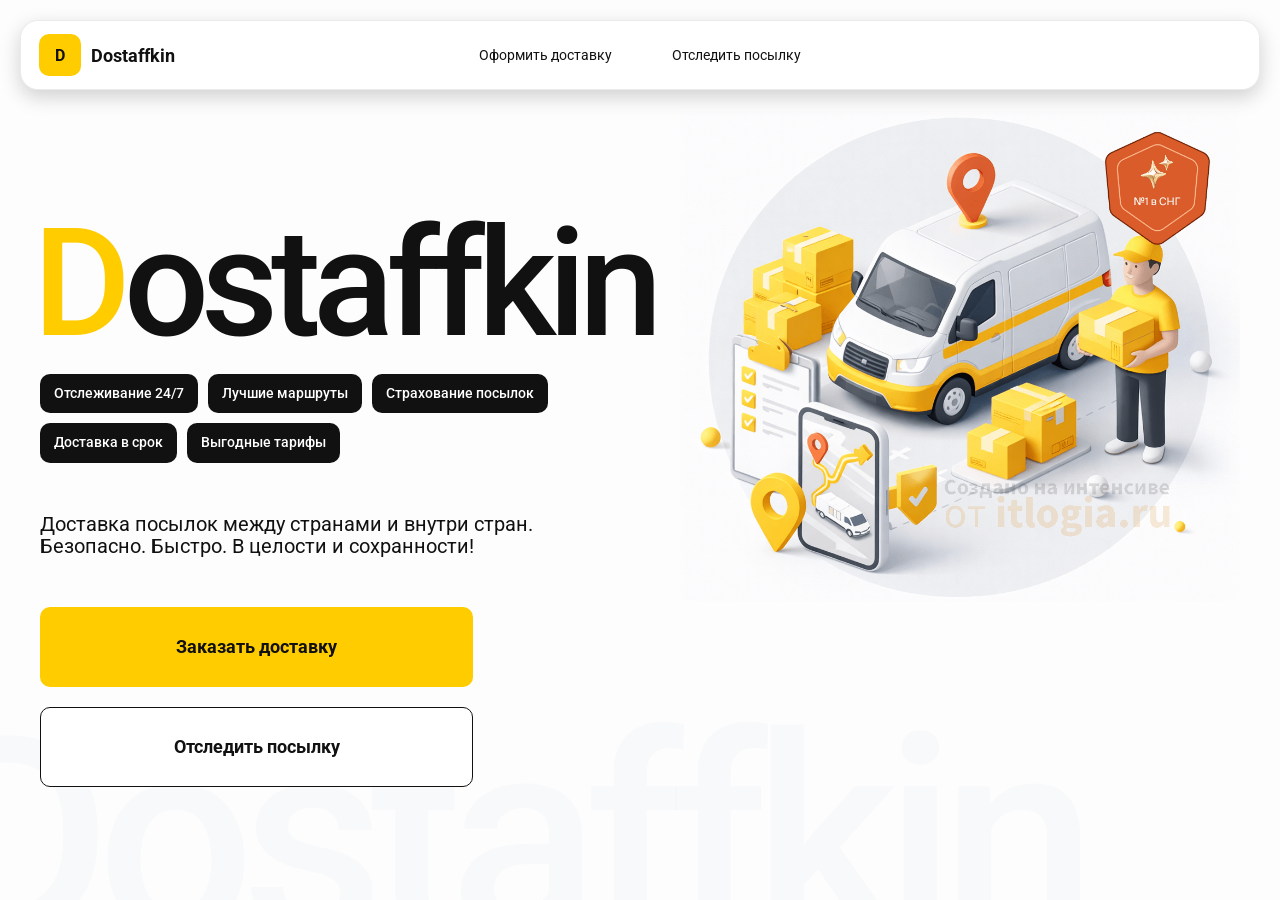
<file: index.html>
<!doctype html>
<html lang="ru">

<head>
    <meta charset="utf-8" />
    <meta name="viewport" content="width=device-width,initial-scale=1,maximum-scale=1,user-scalable=0" />

    <title>Dostaffkin — Доставка посылок между странами и внутри стран. Безопасно. Быстро. В целости и сохранности!
    </title>

    <link href="styles/base.css" rel="stylesheet" />
    <link href="styles/base_adaptive.css" rel="stylesheet" />
    <link href="styles/index.css" rel="stylesheet" />
    <link href="styles/index_adaptive.css" rel="stylesheet" />
</head>

<body>

    <div class="container">
        <header class="header">
            <a class="header-brand" href="#">
                <div class="header-logo">D</div>
                <div class="header-title">Dostaffkin</div>
            </a>
            <nav class="header-menu">
                <a class="header-link" href="./order.html">Оформить <span>доставку</span></a>
                <a class="header-link" href="./track.html">Отследить <span>посылку</span></a>
            </nav>
        </header>
        <main class="main">
            <section class="main-info">
                <div class="main-title">
                    <span>D</span>ostaffkin
                </div>
                <div class="main-features">
                    <div class="main-feature">Отслеживание 24/7</div>
                    <div class="main-feature">Лучшие маршруты</div>
                    <div class="main-feature">Страхование посылок</div>
                    <div class="main-feature">Доставка в срок</div>
                    <div class="main-feature">Выгодные тарифы</div>
                </div>
                <div class="main-description">
                    Доставка посылок между странами и внутри стран.
                    Безопасно. Быстро. В целости и сохранности!
                </div>
                <div class="main-actions">
                    <a class="button" type="button" href="./order.html">Заказать доставку</a>
                    <a class="button button-white" type="button" href="./track.html">Отследить посылку</a>
                </div>
            </section>
            <div class="main-title-ghost">Dostaffkin</div>
            <section class="main-image">
                <img src="images/main-image.png" alt="Main image" />
            </section>
        </main>


    </div>


</body>

</html>
</file>
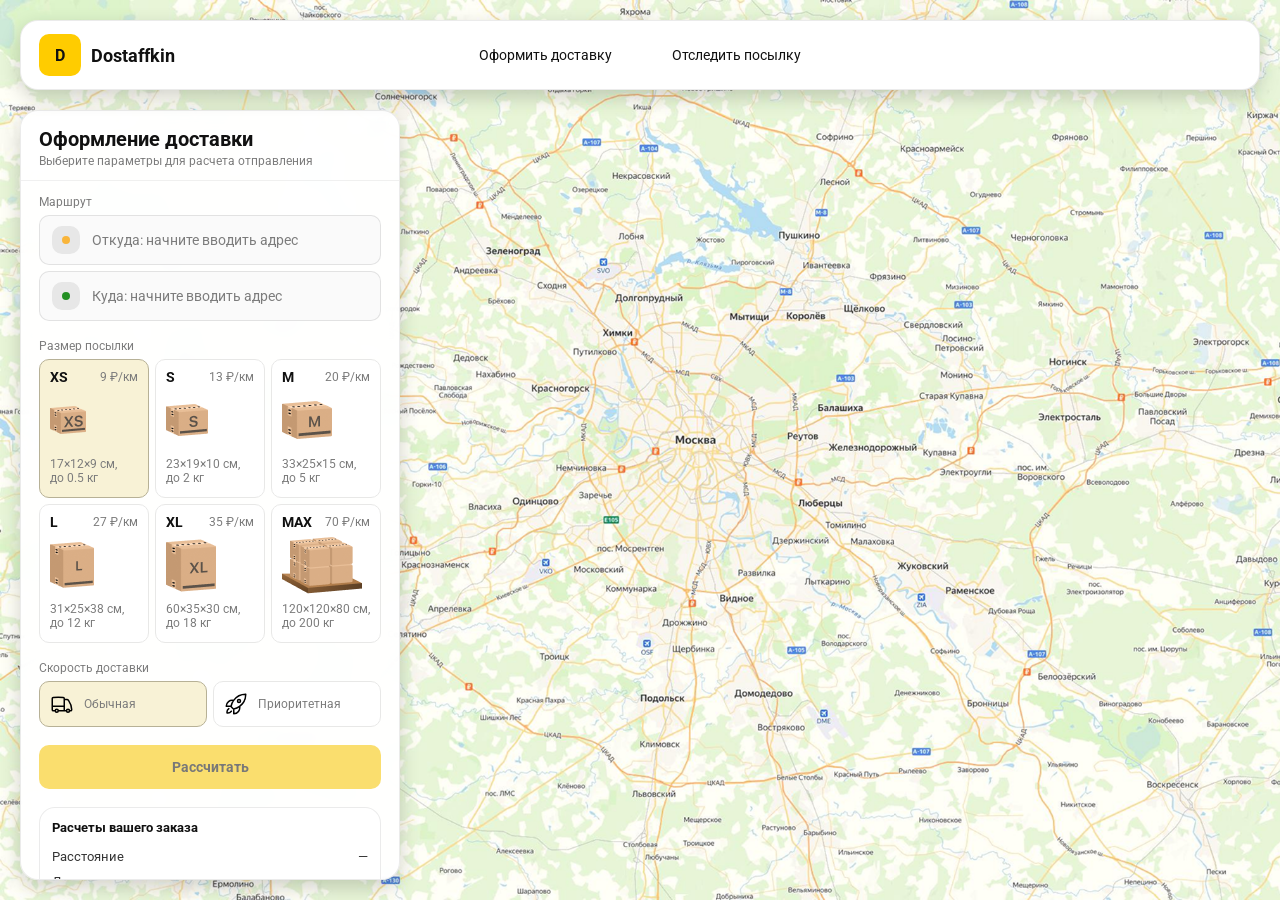
<file: order.html>
<!doctype html>
<html lang="ru">

<head>
    <meta charset="utf-8" />
    <meta name="viewport" content="width=device-width,initial-scale=1,maximum-scale=1,user-scalable=0" />
    <title>Оформление доставки</title>

    <link rel="stylesheet" href="styles/base.css" />
    <link rel="stylesheet" href="styles/base_adaptive.css" />

    <link rel="stylesheet" href="styles/order.css" />
    <link rel="stylesheet" href="styles/order_adaptive.css" />
</head>

<body>
    <div id="map"></div>

    <header class="header">
        <a class="header-brand" href="./index.html">
            <div class="header-logo">D</div>
            <div class="header-title">Dostaffkin</div>
        </a>
        <nav class="header-menu">
            <a class="header-link" href="#">Оформить <span>доставку</span></a>
            <a class="header-link" href="./track.html">Отследить <span>посылку</span></a>
        </nav>
    </header>

    <aside class="main" id="sidebar">
        <div class="main-header">
            <div class="main-title">Оформление доставки</div>
            <div class="main-text">Выберите параметры для расчета отправления</div>
        </div>
        <div class="main-content">
            <div class="main-route">
                <div class="main-block-title">Маршрут</div>
                <div class="main-fields">
                    <div class="main-field" id="fromField">
                        <div class="main-pin"></div>
                        <input id="from" placeholder="Откуда: начните вводить адрес" autocomplete="off" />
                        <div class="main-ac" id="fromAc" role="listbox" aria-label="Подсказки адресов"></div>
                    </div>

                    <div class="main-field" id="toField">
                        <div class="main-pin"></div>
                        <input id="to" placeholder="Куда: начните вводить адрес" autocomplete="off" />
                        <div class="main-ac" id="toAc" role="listbox" aria-label="Подсказки адресов"></div>
                    </div>
                </div>
            </div>
            <div class="main-package">
                <div class="main-block-title">Размер посылки</div>

                <div class="main-sizes">
                    <div class="main-size-card is-active" data-value="xs">
                        <div class="main-size-top">
                            <div class="main-size-label">XS</div>
                            <div class="main-size-rate">9 ₽/км</div>
                        </div>
                        <div class="main-size-media">
                            <img src="images/sizes/xs.png" alt="Короб XS" />
                        </div>
                        <div class="main-size-description">17×12×9 см,<br>до 0.5 кг</div>
                    </div>

                    <div class="main-size-card" data-value="s">
                        <div class="main-size-top">
                            <div class="main-size-label">S</div>
                            <div class="main-size-rate">13 ₽/км</div>
                        </div>
                        <div class="main-size-media">
                            <img src="images/sizes/s.png" alt="Короб S" />
                        </div>
                        <div class="main-size-description">23×19×10 см,<br>до 2 кг</div>
                    </div>

                    <div class="main-size-card" data-value="m">
                        <div class="main-size-top">
                            <div class="main-size-label">M</div>
                            <div class="main-size-rate">20 ₽/км</div>
                        </div>
                        <div class="main-size-media">
                            <img src="images/sizes/m.png" alt="Короб M" />
                        </div>
                        <div class="main-size-description">33×25×15 см,<br>до 5 кг</div>
                    </div>

                    <div class="main-size-card" data-value="l">
                        <div class="main-size-top">
                            <div class="main-size-label">L</div>
                            <div class="main-size-rate">27 ₽/км</div>
                        </div>
                        <div class="main-size-media">
                            <img src="images/sizes/l.png" alt="Короб L" />
                        </div>
                        <div class="main-size-description">31×25×38 см,<br>до 12 кг</div>
                    </div>

                    <div class="main-size-card" data-value="xl">
                        <div class="main-size-top">
                            <div class="main-size-label">XL</div>
                            <div class="main-size-rate">35 ₽/км</div>
                        </div>
                        <div class="main-size-media">
                            <img src="images/sizes/xl.png" alt="Короб XL" />
                        </div>
                        <div class="main-size-description">60×35×30 см,<br>до 18 кг</div>
                    </div>

                    <div class="main-size-card" data-value="max">
                        <div class="main-size-top">
                            <div class="main-size-label">MAX</div>
                            <div class="main-size-rate">70 ₽/км</div>
                        </div>
                        <div class="main-size-media main-size-media-palleta">
                            <img src="images/sizes/max.png" alt="Паллета" />
                        </div>
                        <div class="main-size-description">120×120×80 см,<br>до 200 кг</div>
                    </div>
                </div>
            </div>
            <div class="main-speed">
                <div class="main-block-title">Скорость доставки</div>

                <div class="main-speeds">
                    <div class="main-speed-card is-active" data-value="regular">
                        <img class="main-speed-media" src="images/icons/regular.svg" alt="Regular" />
                        <div class="main-speed-description">Обычная</div>
                    </div>
                    <div class="main-speed-card" data-value="fast">
                        <img class="main-speed-media" src="images/icons/fast.svg" alt="Fast" />
                        <div class="main-speed-description">Приоритетная</div>
                    </div>

                </div>
            </div>
            <div class="main-calculate-block">
                <button id="calc" class="button calculate-button" type="button" disabled>Рассчитать</button>
            </div>
            <div class="main-result" id="result">
                <div class="main-result-title">Расчеты вашего заказа</div>
                <div class="main-result-lines">
                    <div class="main-result-line"><span>Расстояние</span><span id="distanceValue">—</span></div>
                    <div class="main-result-line"><span>Доставим через</span><span id="durationValue">—</span></div>
                    <div class="main-result-line"><span>Тариф</span><span id="rateValue">—</span></div>
                </div>
                <div class="main-price">
                    <div class="main-price-label">Итого</div>
                    <div class="main-price-value" id="totalValue">—</div>
                </div>
            </div>
            <div class="main-order-box">
                <div class="main-order-form" id="orderForm">
                    <div class="main-order-title">Оформление доставки</div>
                    <div class="main-block-info-row">
                        <div class="main-block-title">Контакты</div>
                        <div class="order-fields">
                            <div class="main-field">
                                <input id="customerName" placeholder="Ваше имя" autocomplete="off" />
                            </div>
                            <div class="main-field">
                                <input id="customerPhone" placeholder="Ваш телефон" autocomplete="off"
                                    inputmode="tel" />
                            </div>
                        </div>
                    </div>
                    <div class="main-block-info-row extra-info">
                        <div class="main-block-title">Дополнительная информация</div>
                        <div class="main-field textarea">
                            <textarea id="comment" placeholder="Детали доставки и комментарии"></textarea>
                        </div>
                    </div>
                    <button id="submit" class="button main-submit-request" type="button" disabled>Отправить
                        заявку
                    </button>
                </div>

                <div class="main-order-success" id="orderSuccess">
                    <div class="main-success-icon">✓</div>
                    <div class="main-success-title">Заявка отправлена!</div>
                    <div class="main-success-title">Номер отправления – <span id="orderId"></span></div>
                    <div class="main-success-subtitle">Мы скоро свяжемся с вами</div>
                </div>
            </div>

        </div>

    </aside>



</body>

</html>
</file>
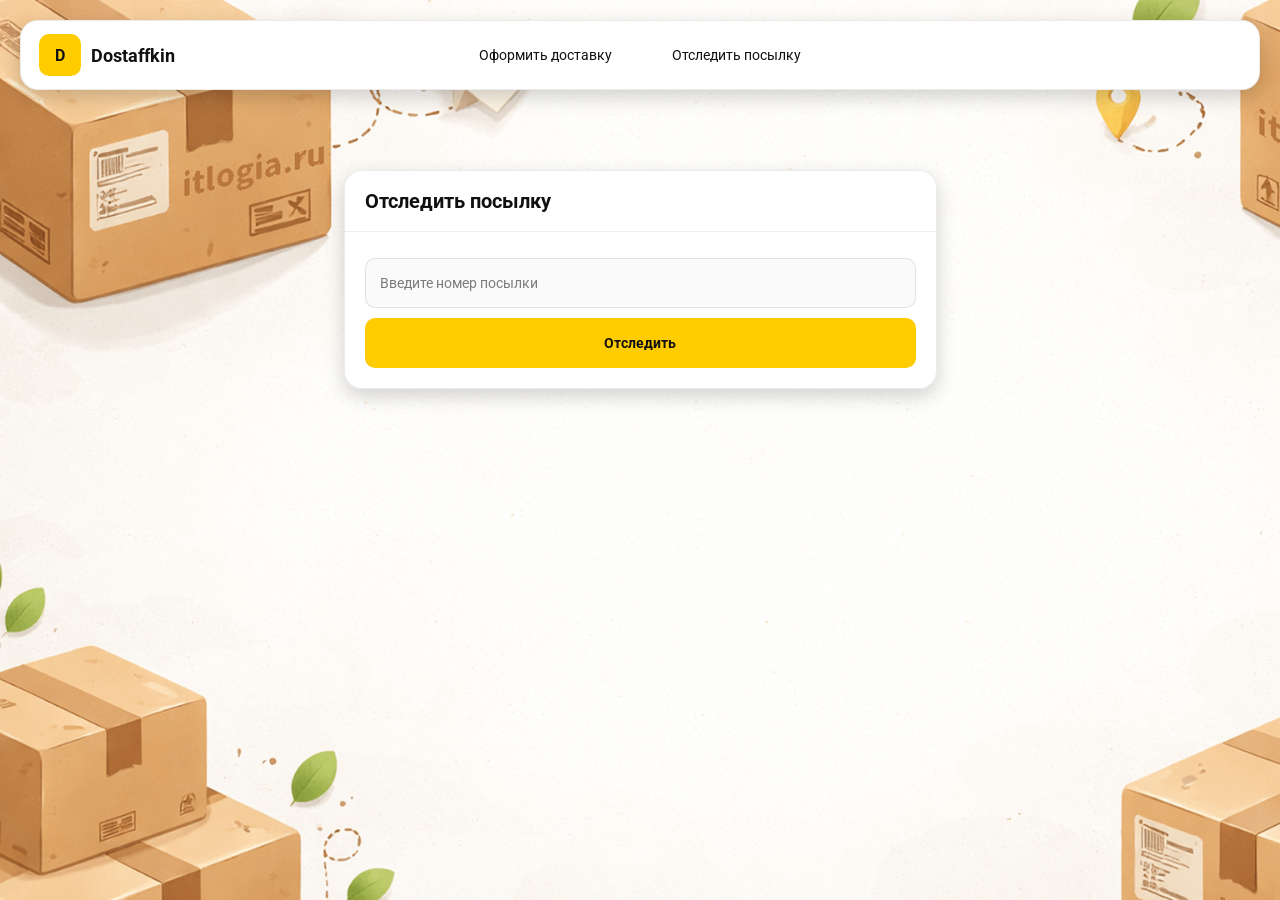
<file: track.html>
<!doctype html>
<html lang="ru">

<head>
    <meta charset="utf-8" />
    <meta name="viewport" content="width=device-width,initial-scale=1,maximum-scale=1,user-scalable=0" />
    <title>Отследить посылку</title>
    <link rel="stylesheet" href="styles/base.css" />
    <link rel="stylesheet" href="styles/base_adaptive.css" />

    <link rel="stylesheet" href="styles/track.css" />
    <link rel="stylesheet" href="styles/track_adaptive.css" />
</head>

<body>
    <div class="container">
        <header class="header">
            <a class="header-brand" href="./index.html">
                <div class="header-logo">D</div>
                <div class="header-title">Dostaffkin</div>
            </a>
            <nav class="header-menu">
                <a class="header-link" href="./order.html">Оформить <span>доставку</span></a>
                <a class="header-link" href="#">Отследить <span>посылку</span></a>
            </nav>
        </header>
        <main class="track-content">
            <section class="track-card track-search">
                <div class="track-title">Отследить посылку</div>
                <div class="track-action">
                    <div class="main-field track-field">
                        <input id="trackNumber" placeholder="Введите номер посылки" autocomplete="off" />
                    </div>
                    <button id="trackButton" class="button track-button" type="button">Отследить</button>
                </div>
            </section>
            <section class="track-card track-result" id="trackResult">
                <div class="track-result-header">
                    <div class="track-id" id="trackIdValue"></div>
                    <div class="track-routes">
                        <div class="track-route">
                            <div class="track-route-pin">
                                <svg xmlns="http://www.w3.org/2000/svg" fill="none" viewBox="0 0 24 24"
                                    stroke-width="1.5" stroke="orange" class="size-6">
                                    <path stroke-linecap="round" stroke-linejoin="round"
                                        d="M15 10.5a3 3 0 1 1-6 0 3 3 0 0 1 6 0Z" />
                                    <path stroke-linecap="round" stroke-linejoin="round"
                                        d="M19.5 10.5c0 7.142-7.5 11.25-7.5 11.25S4.5 17.642 4.5 10.5a7.5 7.5 0 1 1 15 0Z" />
                                </svg>
                            </div>
                            <div class="track-route-address" id="trackFromValue">
                                Откуда: Москва, улица Арбат, 1
                            </div>
                        </div>
                        <div class="track-route track-route-arrow">
                            <svg xmlns="http://www.w3.org/2000/svg" fill="none" viewBox="0 0 24 24" stroke-width="1.5"
                                stroke="currentColor" class="size-6">
                                <path stroke-linecap="round" stroke-linejoin="round"
                                    d="M19.5 13.5 12 21m0 0-7.5-7.5M12 21V3" />
                            </svg>
                        </div>
                        <div class="track-route">
                            <div class="track-route-pin">
                                <svg xmlns="http://www.w3.org/2000/svg" fill="none" viewBox="0 0 24 24"
                                    stroke-width="1.5" stroke="green" class="size-6">
                                    <path stroke-linecap="round" stroke-linejoin="round"
                                        d="M15 10.5a3 3 0 1 1-6 0 3 3 0 0 1 6 0Z" />
                                    <path stroke-linecap="round" stroke-linejoin="round"
                                        d="M19.5 10.5c0 7.142-7.5 11.25-7.5 11.25S4.5 17.642 4.5 10.5a7.5 7.5 0 1 1 15 0Z" />
                                </svg>
                            </div>
                            <div class="track-route-address" id="trackToValue">
                                Куда: Минск, проспект Независимости, 58
                            </div>
                        </div>
                    </div>
                </div>
                <div class="track-info">
                    <div class="track-status-title">Статус данной посылки:</div>
                    <div class="track-status-list" id="trackStatusList">


                        <div class="track-status created">
                            <img src="images/icons/created.svg" class="track-status-icon" alt="Created">
                            <div class="track-status-text">
                                <div class="track-status-text-state">Создан</div>
                                <div class="track-status-text-date">10.01.2026</div>
                            </div>
                        </div>

                        <div class="track-status in-way">
                            <img src="images/icons/in-way.svg" class="track-status-icon" alt="In way">
                            <div class="track-status-text">
                                <div class="track-status-text-state">В пути: Москва</div>
                                <div class="track-status-text-date">18.01.2026</div>
                            </div>
                        </div>

                        <div class="track-status ready">
                            <img src="images/icons/ready.svg" class="track-status-icon" alt="Ready">
                            <div class="track-status-text">
                                <div class="track-status-text-state">Готов к выдаче</div>
                                <div class="track-status-text-date">25.01.2026</div>
                            </div>
                        </div>

                        <div class="track-status done">
                            <img src="images/icons/done.svg" class="track-status-icon" alt="Done">
                            <div class="track-status-text">
                                <div class="track-status-text-state">Вручен</div>
                                <div class="track-status-text-date">27.01.2026</div>
                            </div>
                        </div>

                    </div>
                </div>
            </section>
        </main>
    </div>

</body>

</html>
</file>
<file: styles/base.css>
*, *::before, *::after {
    box-sizing: border-box;
}

@font-face {
    font-family: "Roboto";
    src: url("../fonts/Roboto-Regular.ttf");
    font-weight: normal;
}

@font-face {
    font-family: "Roboto";
    src: url("../fonts/Roboto-Bold.ttf");
    font-weight: bold;
}

@font-face {
    font-family: "Roboto";
    src: url("../fonts/Roboto-Medium.ttf");
    font-weight: 500;
}

html, body {
    margin: 0;
    color: #111111;
    font-family: "Roboto", sans-serif;
}

body {
    background: #FDFDFD;
}

.header {
    border-radius: 18px;
    box-shadow: 0 7px 20px 0 #0000002E;
    backdrop-filter: blur(10px);
    background: #ffffff;
    left: 20px;
    border: 1px solid rgba(0, 0, 0, 0.08);
    position: fixed;
    right: 20px;
    top: 20px;
    padding: 14px 18px;
    height: 70px;
    display: flex;
    align-items: center;
    z-index: 6;
}

.header-brand {
    display: flex;
    align-items: center;
    text-decoration: none;
    gap: 10px;
}

.header-logo {
    width: 42px;
    height: 42px;
    border-radius: 10px;
    background: #FFCC00;
    display: grid;
    place-items: center;
    font-weight: bold;
    color: #111;
}

.header-title {
    font-size: 18px;
    font-weight: bold;
    color: #111111;
    text-decoration: none;
}

.header-menu {
    display: flex;
    align-items: center;
    gap: 60px;
    margin: 0;
    position: absolute;
    left: 50%;
    transform: translateX(-50%);
}

.header-link {
    font-size: 14px;
    color: #111111;
    text-decoration: none;
}

.button {
    border: 0;
    outline: none;
    height: 44px;
    border-radius: 10px;
    font-size: 14px;
    font-weight: bold;
    cursor: pointer;
    font-family: inherit;
    transition: transform .08s ease, opacity .12s ease;
    background: #ffcc00;
    color: #111111;
    text-align: center;
    text-decoration: none;
}

.button:hover {
    background-color: #E5BC19;
}

.button:disabled {
    cursor: not-allowed;
    background-color: #FADE6E;
    color: #787878;
    transform: none;
}

.button.button-white {
    background: #ffffff;
    border: 1px solid #111111;
}

.button.button-white:hover {
    background: rgb(241 241 241);
}

.main-field {
    display: flex;
    align-items: center;
    margin-top: 6px;
    gap: 10px;
    border: 1px solid #1111111A;
    background: #FAFAFA;
    border-radius: 10px;
    padding: 10px 12px;
    position: relative;
    box-sizing: border-box;
    height: 50px;
}

.main-field.textarea {
    height: auto;
}

.main-pin {
    width: 28px;
    height: 28px;
    border-radius: 10px;
    background: rgba(17, 17, 17, 0.08);
    display: grid;
    place-items: center;
    flex: 0 0 auto;
    position: relative;
}

.main-pin::before {
    content: "";
    width: 8px;
    height: 8px;
    border-radius: 999px;
    background: orange;
    opacity: .75;
    display: block;
}

.main-field:last-child .main-pin::before {
    background: green;
    opacity: .85;
}

input, textarea {
    width: 100%;
    border: 0;
    outline: none;
    background: transparent;
    font-size: 14px;
    color: #111111;
    font-family: inherit;
}

textarea {
    resize: vertical;
    min-height: 72px;
    padding: 2px 0;
}

input::placeholder, textarea::placeholder {
    color: #7C7C7C;
}

.main-field:focus-within {
    border-color: rgba(0, 0, 0, 0.20);
    box-shadow: 0 0 0 4px rgba(255, 204, 0, 0.35);
    background: rgba(255, 255, 255, 0.75);
}
</file>
<file: styles/base_adaptive.css>
@media (max-width: 767px) {
    .header {
        left: 10px;
        right: 10px;
        top: 10px;
    }

    .header-link span {
        display: none;
    }

    .header-menu {
        gap: 20px;
        justify-content: flex-start;
        margin: 0 0 0 30px;
        position: static;
        transform: none;
    }
}

@media (max-width: 420px) {
    .header-title {
        display: none;
    }
}

@media (max-width: 374px) {
    .header-menu {
        gap: 10px;
        margin: 0 0 0 10px;
    }
}
</file>
<file: styles/index.css>
.container {
    overflow: hidden;
    min-height: 100vh;
}

.main {
    padding: 111px 40px 40px;
    position: relative;
    display: flex;
}

.main-info {
    max-width: 840px;
    width: 100%;
    position: relative;
}
.main-title {
    margin-top: 98px;
    font-weight: 500;
    font-size: 200px;
    line-height: 1;
    letter-spacing: -0.05em;
    color: #111111;
    left: -15px;
    position: relative;
}

.main-title span {
    color: #ffcc00;
}
.main-features {
    margin-top: 15px;
    display: flex;
    flex-wrap: wrap;
    gap: 10px;
}

.main-feature {
    background: #111111;
    color: #ffffff;
    padding: 12px 14px;
    font-weight: 500;
    font-size: 14px;
    line-height: 1.1;
    border-radius: 10px;
}
.main-description {
    margin-top: 50px;
    max-width: 500px;
    font-size: 20px;
    line-height: 1.1;
    color: #111111;
}

.main-actions {
    margin-top: 50px;
    display: flex;
    flex-direction: column;
    gap: 20px;
}

.main-actions .button {
    height: 80px;
    width: 433px;
    font-size: 18px;
    font-weight: bold;
    place-items: center;
    display: grid;
}
.main-title-ghost {
    position: absolute;
    z-index: -1;
    left: -70px;
    bottom: -150px;
    font-weight: 500;
    font-size: 278px;
    line-height: 1;
    letter-spacing: -0.05em;
    color: #ECEDF04D;
}

.main-image {
    width: 1024px;
    top: 100px;
    z-index: -2;
}

.main-image img {
    width: 100%;
    max-width: 1024px;
    height: auto;
    display: block;
}
</file>
<file: styles/index_adaptive.css>
@media (max-width: 1760px) {
    .main-title {
        font-size: 150px;
        left: -7px;
    }

    .main-info {
        max-width: 640px;
    }
}

@media (max-width: 1200px) {
    .main-info {
        max-width: 540px;
    }

    .main {
        padding: 111px 20px 20px;
    }

    .main-title {
        font-size: 120px;
        left: -4px;
    }

    .main-title-ghost {
        font-size: 220px;
    }
}
@media (max-width: 1024px) {
    .main-title {
        margin-top: 30px;
    }

    .main {
        flex-direction: column-reverse;
    }

    .main-image {
        max-width: 350px;
        position: absolute;
        left: 370px;
        top: 370px;
    }

    .main-info {
        max-width: 100%;
    }

    .main-actions {
        gap: 10px;
    }

    .main-actions .button {
        height: 50px;
        font-size: 14px;
        width: auto;
        max-width: 300px;
    }

    .main-description {
        max-width: 350px;
    }
}

@media (max-width: 570px) {
    .main-title {
        font-size: 88px;
    }

    .main-description {
        max-width: 100%
    }

    .main-actions {
       width: 100%;
    }

    .main-actions .button {
        width: 100%;
        max-width: 100%
    }

    .main-image {
        max-width: 650px;
        position: absolute;
        left: 170px;
        top: 70px;
        opacity: 0.2;
    }
}
@media (max-width: 400px) {
    .main-title {
        font-size: 70px;
    }
}
</file>
<file: styles/order.css>
#map {
    background-image: url("../images/order-bg.png");
    background-size: cover;
    position: fixed;
    inset: 0;
}

.main {
    border-radius: 18px;
    box-shadow: 0 7px 20px 0 #0000002E;
    backdrop-filter: blur(10px);
    background: rgba(255, 255, 255, 0.96);
    left: 20px;
    border: 1px solid rgba(0, 0, 0, 0.08);
    position: fixed;
    top: 110px;
    bottom: 20px;
    width: 380px;
    display: flex;
    flex-direction: column;
    overflow: hidden;
    z-index: 5;
}

.main-header {
    padding: 18px 18px 12px 18px;
    border-bottom: 1px solid rgba(0, 0, 0, 0.06);
    display: flex;
    flex-direction: column;
}

.main-title {
    font-size: 20px;
    line-height: 100%;
    font-weight: bold;
}

.main-text {
    font-size: 12px;
    margin-top: 5px;
    color: #7C7C7C;
}

.main-content {
    padding: 14px 18px 18px 18px;
    overflow: auto;
    scrollbar-width: none;
    display: flex;
    flex-direction: column;
    gap: 18px;
    flex: 1;
}

.main-block-title {
    font-size: 12px;
    color: #7C7C7C;
}

.main-route .main-block-title,
.main-package .main-block-title {
    margin-bottom: 6px;
}
.main-sizes {
    display: grid;
    gap: 6px;
    grid-template-columns: repeat(3, 1fr);
}

.main-size-card {
    border: 1px solid #E8E8E7;
    background: #FFFFFF;
    border-radius: 10px;
    padding: 10px;
    cursor: pointer;
    user-select: none;
    transition: transform .08s ease, border-color .12s ease, background .12s ease;
    min-height: 139px;
}

.main-size-card:hover {
    transform: translateY(-1px);
}

.main-size-card.is-active {
    background-color: #F8F2D6;
    border-color: #B7B196;
}

.main-size-top {
    display: flex;
    align-items: center;
    justify-content: space-between;
}

.main-size-label {
    font-weight: bold;
    font-size: 14px;
    color: #111111;
    line-height: 100%;
}

.main-size-rate {
    font-size: 12px;
    color: #7C7C7C;
    line-height: 100%;
}

.main-size-media {
    margin-top: 8px;
    height: 57px;
}

.main-size-description {
    margin-top: 8px;
    font-size: 12px;
    color: #7C7C7C;
    line-height: 1.2;
}
.calculate-button {
    width: 100%;
}
.main-result {
    border: 1px solid rgba(0, 0, 0, 0.08);
    background: rgba(255, 255, 255, 0.75);
    border-radius: 16px;
    padding: 12px;
    line-height: 1.25;
}

.main-result-title {
    font-weight: bold;
    font-size: 13px;
    color: #111111;
    margin-bottom: 13px;
}

.main-result-lines {
    gap: 8px;
    display: flex;
    flex-direction: column;
}

.main-result-line {
    font-size: 13px;
    color: rgba(17, 17, 17, 0.85);
    display: flex;
    justify-content: space-between;
}

.main-price {
    margin-top: 18px;
    padding-top: 10px;
    border-top: 1px dashed rgba(0, 0, 0, 0.12);
    display: flex;
    align-items: baseline;
    justify-content: space-between;
}

.main-price-label {
    font-size: 12px;
    color: rgba(17, 17, 17, 0.55);
}

.main-price-value {
    font-size: 20px;
    font-weight: bold;
    color: #111111;
    letter-spacing: -0.3px;
}
.main-order-box {
    background: #ffffff;
    border: 1px solid #E8E8E7;
    border-radius: 10px;
    padding: 12px;
}

.main-order-title {
    margin-bottom: 8px;
    font-weight: bold;
    font-size: 14px;
    color: #111111;
}

.main-block-info {
    display: flex;
    flex-direction: column;
    gap: 6px;
}

.order-fields {
    display: grid;
    grid-template-columns: 1fr 1fr;
    column-gap: 10px;
    margin-top: 6px;
}

.main-block-info-row.extra-info {
    display: block;
    margin-top: 13px;
}

.main-submit-request {
    width: 100%;
    margin-top: 6px;
}

.main-order-success {
    display: none;
    text-align: center;
    padding: 22px 12px;
    gap: 12px;
}

.main-order-success.is-visible {
    display: flex;
    flex-direction: column;
    align-items: center;
}

.main-success-icon {
    width: 56px;
    height: 56px;
    border-radius: 50%;
    background: #16a34a;
    color: #ffffff;
    display: grid;
    place-items: center;
    font-size: 30px;
}

.main-success-title {
    font-size: 14px;
    font-weight: bold;
    color: #111111;
}

.main-success-subtitle {
    font-size: 12px;
    color: rgba(17, 17, 17, 0.55);
    line-height: 1.3;
}
.main-speed .main-block-title {
    margin-bottom: 6px;
}

.main-speeds {
    display: grid;
    gap: 6px;
    grid-template-columns: repeat(2, 1fr);
}

.main-speed-card {
    border: 1px solid #E8E8E7;
    background: #FFFFFF;
    border-radius: 10px;
    padding: 10px;
    cursor: pointer;
    user-select: none;
    transition: transform .08s ease, border-color .12s ease, background .12s ease;
    display: flex;
    align-items: center;
    gap: 10px;
}

.main-speed-card:hover {
    transform: translateY(-1px);
}

.main-speed-card.is-active {
    background-color: #F8F2D6;
    border-color: #B7B196;
}

.main-speed-description {
    font-size: 12px;
    color: #7C7C7C;
    line-height: 1.2;
}
</file>
<file: styles/order_adaptive.css>
@media (max-width: 767px) {
    .main {
        left: 10px;
        right: 10px;
        top: 50%;
        bottom: 12px;
        width: auto;
        max-width: none;
    }
}

@media (max-width: 420px) {
    .main-sizes {
        grid-template-columns: repeat(2, 1fr);
    }
}
</file>
<file: styles/track.css>
.container {
    background: #F4F4F4 url("../images/track-bg.png");
    background-size: cover;
    min-height: 100vh;
    padding: 170px 0 50px 0;
}

.track-content {
    width: 593px;
    margin: 0 auto;
}

.track-card {
    width: 100%;
    border-radius: 18px;
    box-shadow: 0 7px 20px 0 #0000002E;
    backdrop-filter: blur(10px);
    background: rgba(255, 255, 255, 0.96);
    border: 1px solid rgba(0, 0, 0, 0.08);
}

.track-title {
    font-size: 20px;
    line-height: 100%;
    font-weight: bold;
    border-bottom: 1px solid #EEEEEE;
    padding: 20px;
}

.track-action {
    padding: 20px;
}

.track-button {
    width: 100%;
    height: 50px;
}

.track-field {
    margin-bottom: 10px;
}
.track-result {
    margin-top: 5px;
    display: none;
}

.track-result.is-visible {
    display: block;
}

.track-result-header {
    font-weight: bold;
    font-size: 14px;
    color: #111111;
    padding: 20px;
    border-bottom: 1px solid #EEEEEE;
}

.track-id {
    margin-bottom: 12px;
    font-size: 20px;
}

.track-routes {
    display: flex;
    flex-direction: column;
    gap: 10px;
    font-weight: normal;
}

.track-route {
    display: flex;
    align-items: center;
    gap: 10px;
}

.track-route-pin {
    width: 24px;
    height: 24px;
    flex-shrink: 0;
}

.track-route-arrow {
    padding: 15px 0;
    width: 24px;
    height: 24px;
}

.track-info {
    padding: 20px;
}

.track-status {
    display: flex;
    align-items: center;
    font-size: 12px;
    gap: 10px;
}

.track-status-title {
    font-size: 14px;
    color: #111111;
    margin-bottom: 20px;
}

.track-status-list {
    display: flex;
    flex-direction: column;
    gap: 15px;
}

.track-status-icon {
    width: 40px;
    height: 40px;
    border-radius: 50%;
    background: rgba(17, 17, 17, 0.08);
    display: grid;
    place-items: center;
    flex: 0 0 auto;
}

.track-status.created .track-status-icon {
    background-color: #F1CB00;
}

.track-status.in-way .track-status-icon {
    background-color: #F08A11;
}

.track-status.ready .track-status-icon {
    background-color: #A35D0A;
}

.track-status.done .track-status-icon {
    background-color: #37C93B;
}

.track-status-text {
    display: flex;
    align-items: center;
    justify-content: space-between;
    color: #111111;
    font-size: 12px;
    flex: 1;
}

.track-status-date {
    color: rgba(17, 17, 17, 0.55);
}
</file>
<file: styles/track_adaptive.css>
@media (max-width: 767px) {
    .container {
        padding: 130px 0 50px 0;
    }

    .track-content {
        width: 100%;
        padding-left: 10px;
        padding-right: 10px;
    }

    .track-result-header {
        padding: 20px;
    }
}
</file>
